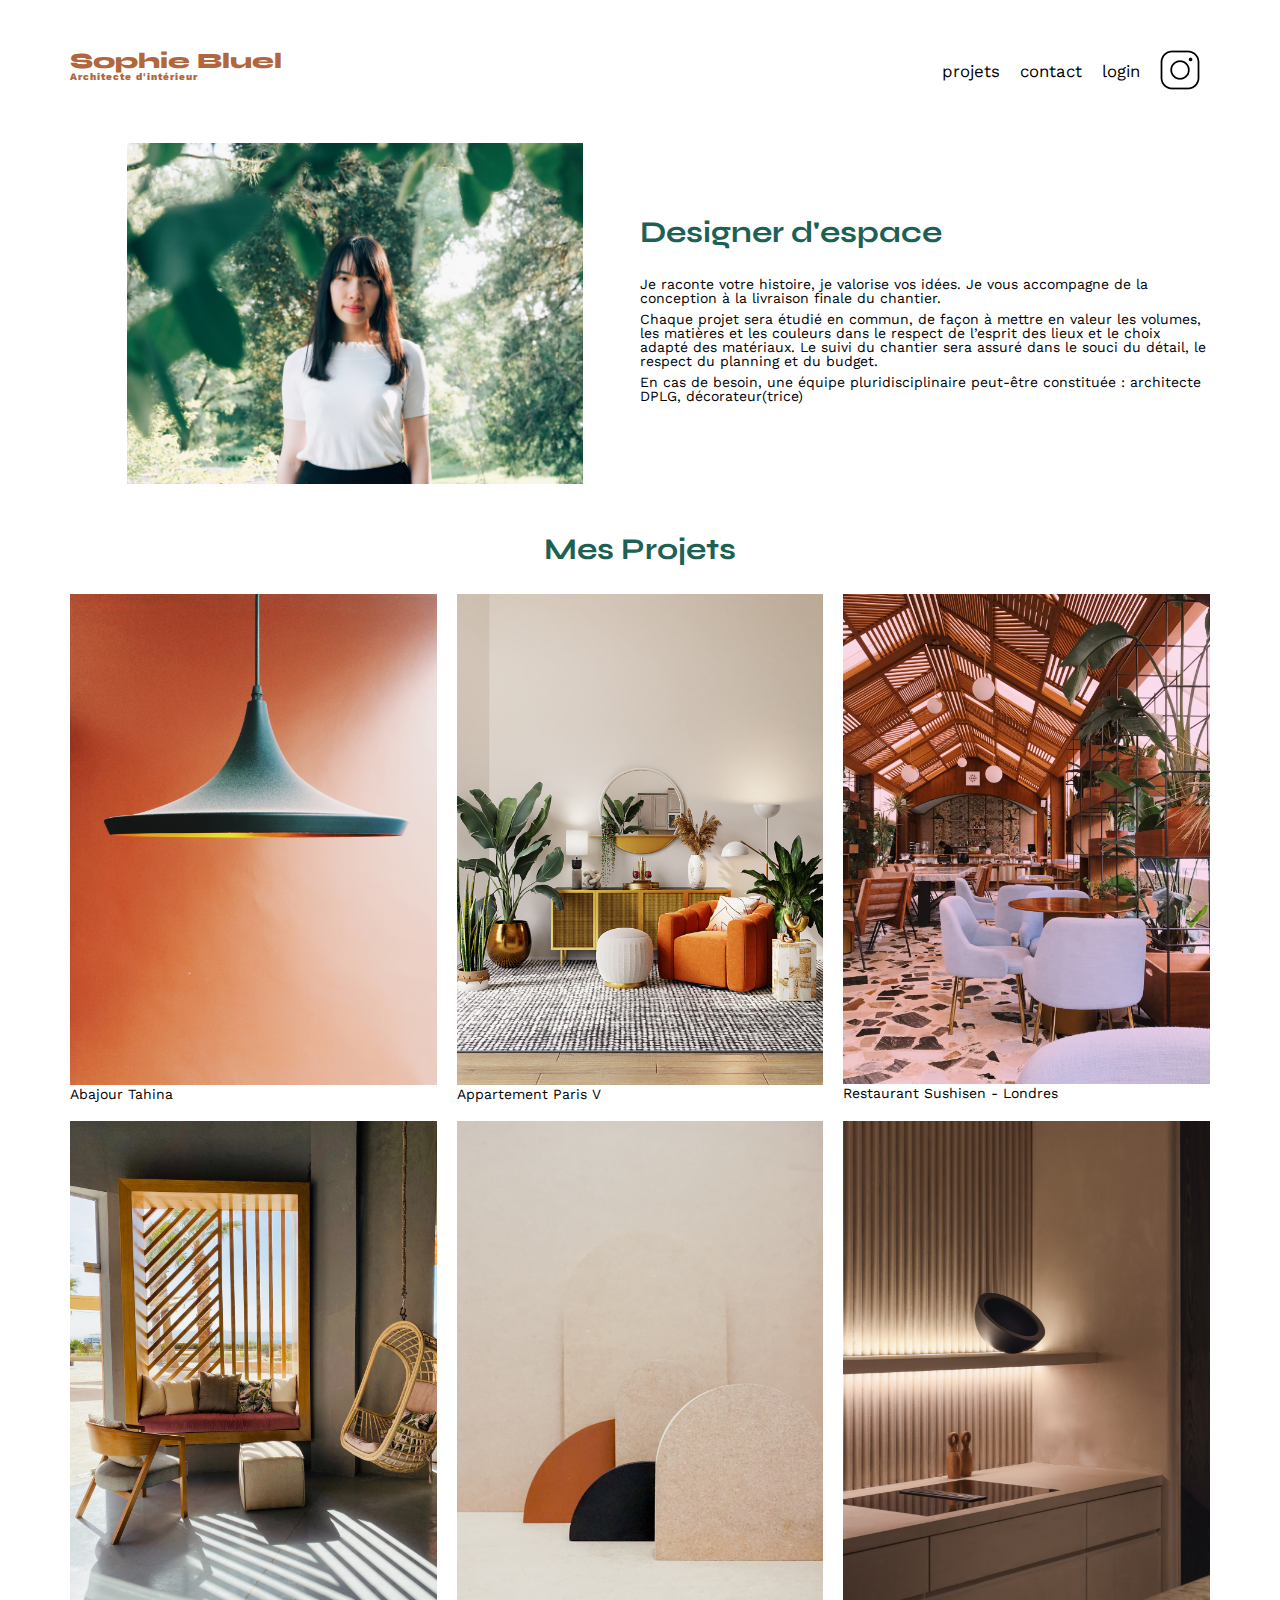
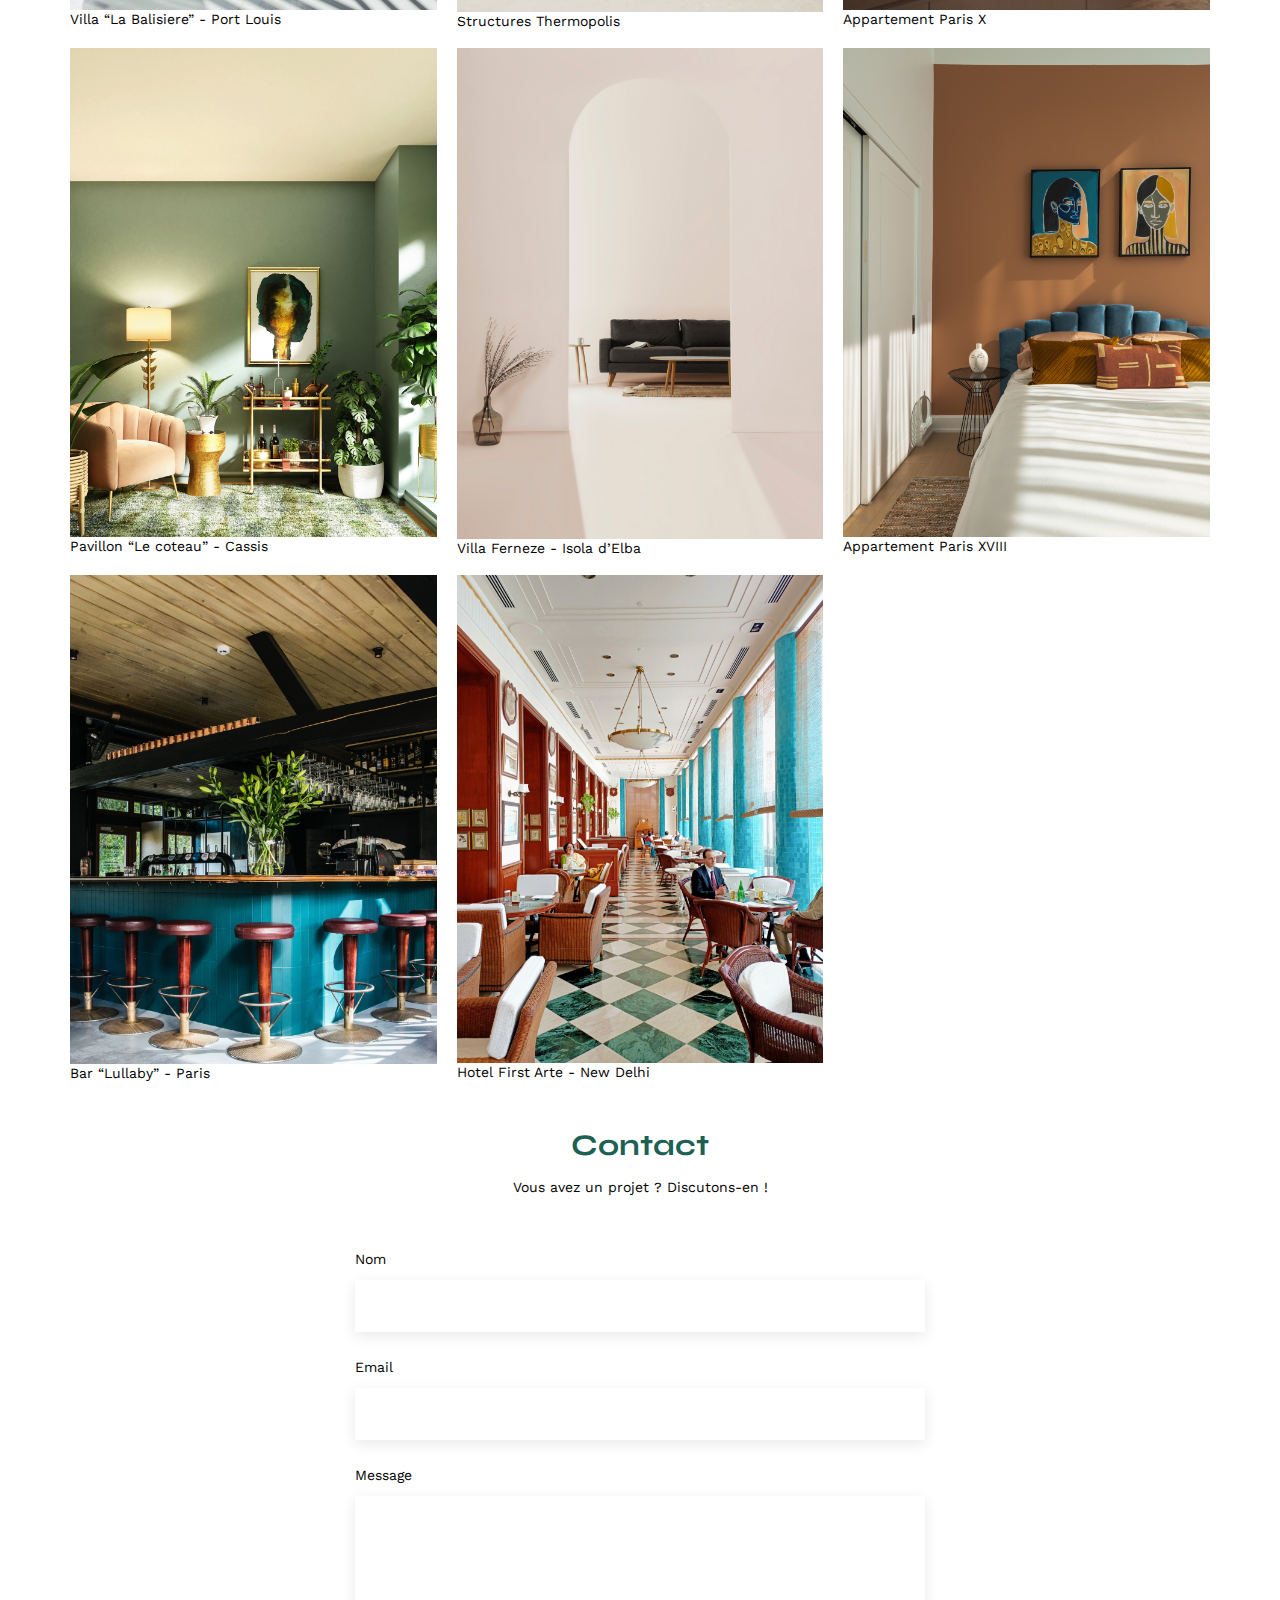
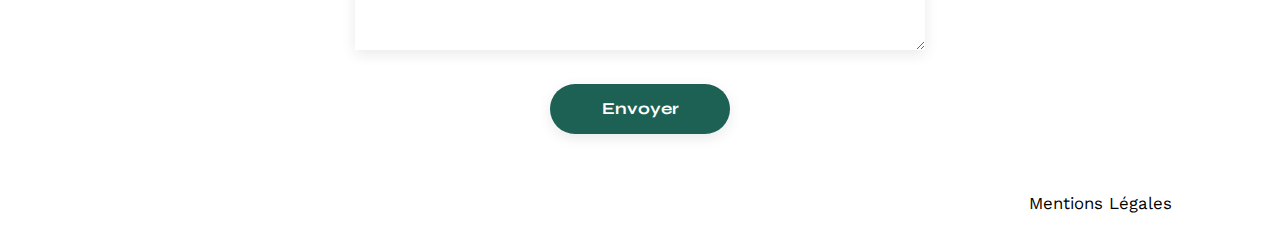
<file: FrontEnd/index.html>
<!DOCTYPE html>
<html lang="fr">
<head>
	<meta charset="UTF-8">
	<title>Sophie Bluel - Architecte d'intérieur</title>
	<meta name="viewport" content="width=device-width, initial-scale=1.0">
	<link rel="preconnect" href="https://fonts.googleapis.com">
	<link rel="preconnect" href="https://fonts.gstatic.com" crossorigin>
	<link href="https://fonts.googleapis.com/css2?family=Syne:wght@700;800&family=Work+Sans&display=swap" rel="stylesheet">
	<meta name="description" content="">
	<link rel="stylesheet" href="./assets/style.css">
</head>
<body>
<header>
	<h1>Sophie Bluel <span>Architecte d'intérieur</span></h1>
	<nav>
		<ul>
			<li>projets</li>
			<li>contact</li>
			<li>login</li>
			<li><img src="./assets/icons/instagram.png" alt="Instagram"></li>
		</ul>
	</nav>
</header>
<main>
	<section id="introduction">
		<figure>
			<img src="./assets/images/sophie-bluel.png" alt="">
		</figure>
		<article>
			<h2>Designer d'espace</h2>
			<p>Je raconte votre histoire, je valorise vos idées. Je vous accompagne de la conception à la livraison finale du chantier.</p>
			<p>Chaque projet sera étudié en commun, de façon à mettre en valeur les volumes, les matières et les couleurs dans le respect de l’esprit des lieux et le choix adapté des matériaux. Le suivi du chantier sera assuré dans le souci du détail, le respect du planning et du budget.</p>
			<p>En cas de besoin, une équipe pluridisciplinaire peut-être constituée : architecte DPLG, décorateur(trice)</p>
		</article>
	</section>
	<section id="portfolio">
		<h2>Mes Projets</h2>
		<div class="gallery">
			<figure>
				<img src="assets/images/abajour-tahina.png" alt="Abajour Tahina">
				<figcaption>Abajour Tahina</figcaption>
			</figure>
			<figure>
				<img src="assets/images/appartement-paris-v.png" alt="Appartement Paris V">
				<figcaption>Appartement Paris V</figcaption>
			</figure>
			<figure>
				<img src="assets/images/restaurant-sushisen-londres.png" alt="Restaurant Sushisen - Londres">
				<figcaption>Restaurant Sushisen - Londres</figcaption>
			</figure>
			<figure>
				<img src="assets/images/la-balisiere.png" alt="Villa “La Balisiere” - Port Louis">
				<figcaption>Villa “La Balisiere” - Port Louis</figcaption>
			</figure>
			<figure>
				<img src="assets/images/structures-thermopolis.png" alt="Structures Thermopolis">
				<figcaption>Structures Thermopolis</figcaption>
			</figure>
			<figure>
				<img src="assets/images/appartement-paris-x.png" alt="Appartement Paris X">
				<figcaption>Appartement Paris X</figcaption>
			</figure>
			<figure>
				<img src="assets/images/le-coteau-cassis.png" alt="Pavillon “Le coteau” - Cassis">
				<figcaption>Pavillon “Le coteau” - Cassis</figcaption>
			</figure>
			<figure>
				<img src="assets/images/villa-ferneze.png" alt="Villa Ferneze - Isola d’Elba">
				<figcaption>Villa Ferneze - Isola d’Elba</figcaption>
			</figure>
			<figure>
				<img src="assets/images/appartement-paris-xviii.png" alt="Appartement Paris XVIII">
				<figcaption>Appartement Paris XVIII</figcaption>
			</figure>
			<figure>
				<img src="assets/images/bar-lullaby-paris.png" alt="Bar “Lullaby” - Paris">
				<figcaption>Bar “Lullaby” - Paris</figcaption>
			</figure>
			<figure>
				<img src="assets/images/hotel-first-arte-new-delhi.png" alt="Hotel First Arte - New Delhi">
				<figcaption>Hotel First Arte - New Delhi</figcaption>
			</figure>
		</div>
	</section>
	<section id="contact">
		<h2>Contact</h2>
		<p>Vous avez un projet ? Discutons-en !</p>
		<form action="#" method="post">
			<label for="name">Nom</label>
			<input type="text" name="name" id="name">
			<label for="email">Email</label>
			<input type="email" name="email" id="email">
			<label for="message">Message</label>
			<textarea name="message" id="message" cols="30" rows="10"></textarea>
			<input type="submit" value="Envoyer">
		</form>
	</section>
</main>

<footer>
	<nav>
		<ul>
			<li>Mentions Légales</li>
		</ul>
	</nav>
</footer>
</body>
</html>
</file>
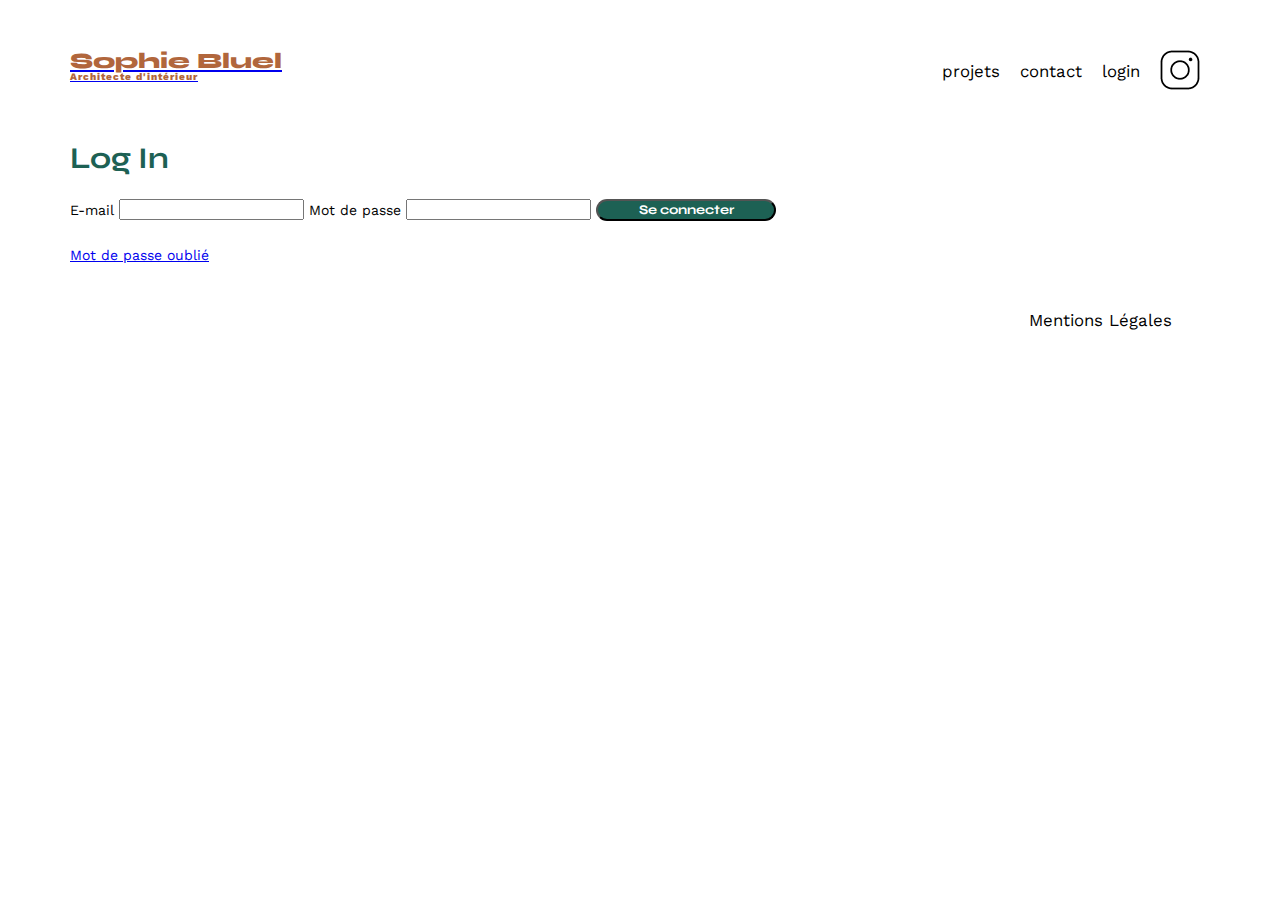
<file: FrontEnd/login.html>
<!DOCTYPE html>
<html lang="fr">
<head>
	<meta charset="UTF-8">
	<title>Sophie Bluel - Architecte d'intérieur</title>
	<meta name="viewport" content="width=device-width, initial-scale=1.0">
	<link rel="preconnect" href="https://fonts.googleapis.com">
	<link rel="preconnect" href="https://fonts.gstatic.com" crossorigin>
	<link href="https://fonts.googleapis.com/css2?family=Syne:wght@700;800&family=Work+Sans&display=swap" rel="stylesheet">
	<meta name="description" content="">
	<link rel="stylesheet" href="./assets/style.css">
	<script type="module" src="./scripts/login.js"></script>
</head>
<body class="login-body"> 
<header class="login-header">
	<a href= ./index.html><h1>Sophie Bluel <span>Architecte d'intérieur</span></h1> </a>
	<nav>
		<ul>
			<li>projets</li>
			<li>contact</li>
			<li>login</li>
			<li><img src="./assets/icons/instagram.png" alt="Instagram"></li>
		</ul>
	</nav>
</header>
<main class="login-main">
<section id="login">
    <h2> Log In </h2>
    <form> 
        <label for="email"> E-mail </label> 
        <input type="text" id="email" name="email"> 
        <label for="mdp"> Mot de passe </label> 
        <input type="password" id="mdp" name="mdp">
        <input type="submit" value="Se connecter">
    </form>
    <a href="#" class="link-login"> <p> Mot de passe oublié </p></a>
</section>
</main>

<footer>
	<nav class="login-nav-bottom">
		<ul>
			<li>Mentions Légales</li>
		</ul>
	</nav>
</footer>
</body>
</html>
</file>
<file: FrontEnd/assets/style.css>
/* http://meyerweb.com/eric/tools/css/reset/
   v2.0 | 20110126
   License: none (public domain)
*/

html, body, div, span, applet, object, iframe,
h1, h2, h3, h4, h5, h6, p, blockquote, pre,
a, abbr, acronym, address, big, cite, code,
del, dfn, em, img, ins, kbd, q, s, samp,
small, strike, strong, sub, sup, tt, var,
b, u, i, center,
dl, dt, dd, ol, ul, li,
fieldset, form, label, legend,
table, caption, tbody, tfoot, thead, tr, th, td,
article, aside, canvas, details, embed,
figure, figcaption, footer, header, hgroup,
menu, nav, output, ruby, section, summary,
time, mark, audio, video {
	margin: 0;
	padding: 0;
	border: 0;
	font-size: 100%;
	font: inherit;
	vertical-align: baseline;
}
/* HTML5 display-role reset for older browsers */
article, aside, details, figcaption, figure,
footer, header, hgroup, menu, nav, section {
	display: block;
}
body {
	line-height: 1;
}
ol, ul {
	list-style: none;
}
blockquote, q {
	quotes: none;
}
blockquote:before, blockquote:after,
q:before, q:after {
	content: '';
	content: none;
}
table {
	border-collapse: collapse;
	border-spacing: 0;
}
/** end reset css**/
body {
	max-width: 1140px;
	margin:auto;
	font-family: 'Work Sans' ;
	font-size: 14px;
}
header {
	display: flex;
	justify-content: space-between;
	margin: 50px 0
}
section {
	margin: 50px 0
}

h1{
	display: flex;
	flex-direction: column;
	font-family: 'Syne';
	font-size: 22px;
	font-weight: 800;
	color: #B1663C
}

h1 > span {
	font-family: 'Work Sans';
	font-size:10px;
	letter-spacing: 0.1em;
;
}

h2{
	font-family: 'Syne';
	font-weight: 700;
	font-size: 30px;
	color: #1D6154
}
nav ul {
	display: flex;
	align-items: center;
	list-style-type: none;

}
nav li {
	padding: 0 10px;
	font-size: 1.2em;
}

li:hover {
	color: #B1663C;
}
#introduction {
	display: flex;
	align-items: center;
}
#introduction figure {
	flex: 1
}
#introduction img {
	display: block;
	margin: auto;
	width: 80%;
}

#introduction article {
	flex: 1
}
#introduction h2 {
	margin-bottom: 1em;
}

#introduction p {
	margin-bottom: 0.5em;
}
#portfolio h2 {
	text-align: center;
	margin-bottom: 1em;
}
.gallery {
	width: 100%;
	display: grid;
	grid-template-columns: 1fr 1fr 1fr;
	grid-column-gap: 20px;
	grid-row-gap: 20px;
}

.gallery img {
	width: 100%;

}
#contact {
	width: 50%;
margin: auto;
}
#contact > * {
	text-align: center;

}
#contact h2{
	margin-bottom: 20px;
}
#contact form {
	text-align: left;
	margin-top:30px;
	display: flex;
	flex-direction: column;
}

#contact input {
	height: 50px;
	font-size: 1.2em;
	border: none;
	box-shadow: 0px 4px 14px rgba(0, 0, 0, 0.09);
}
#contact label {
	margin: 2em 0 1em 0;
}
#contact textarea {
	border: none;
	box-shadow: 0px 4px 14px rgba(0, 0, 0, 0.09);
}

input[type="submit"]{
	font-family: 'Syne';
	font-weight: 700;
	color: white;
	background-color: #1D6154;
	margin : 2em auto ;
	width: 180px;
	text-align: center;
	border-radius: 60px ;
}

footer nav ul {
	display: flex;
	justify-content: flex-end;
	margin: 2em
}
</file>
